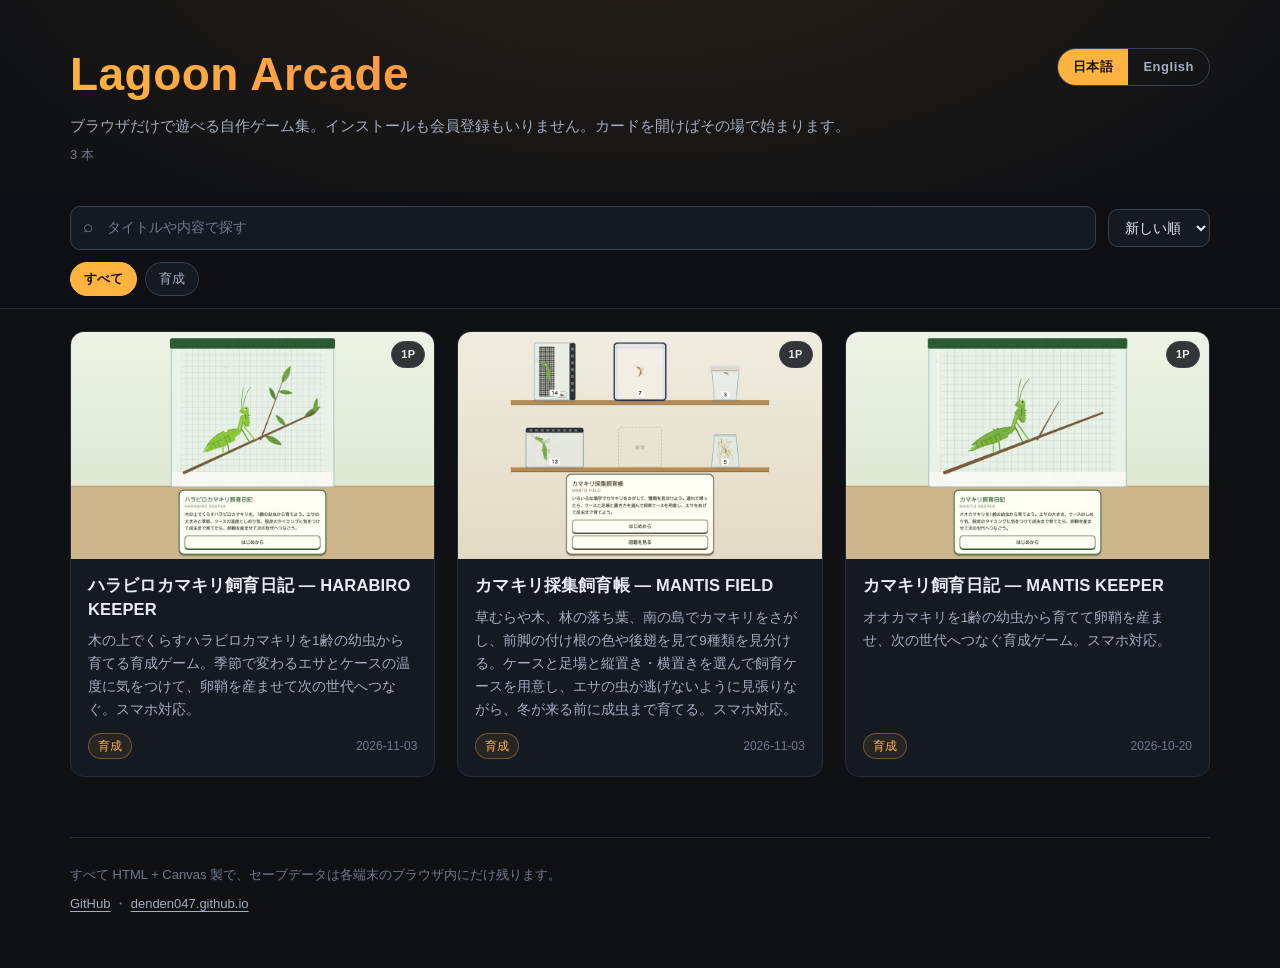
<file: index.html>
<!DOCTYPE html>
<html lang="ja" data-lang="ja">
<head>
<meta charset="UTF-8">
<meta name="viewport" content="width=device-width, initial-scale=1">
<title>Lagoon Arcade</title>
<meta name="description" content="ブラウザだけで遊べる自作ゲーム集。インストール不要、リンクを開けばすぐ始まります。">
<link rel="icon" href="data:image/svg+xml,<svg xmlns='http://www.w3.org/2000/svg' viewBox='0 0 100 100'><text y='.9em' font-size='90'>🕹️</text></svg>">
<style>
:root{
  --bg:#0e1014; --bg2:#151922; --line:#262c38; --line2:#39414f;
  --fg:#e8ecf4; --fg2:#a3adbf; --fg3:#6f7a8d;
  --accent:#ffb340; --accent2:#ff7a4d;
  --radius:14px;
  --font:"Helvetica Neue",Arial,"Hiragino Sans","Hiragino Kaku Gothic ProN","Yu Gothic",Meiryo,system-ui,sans-serif;
}
*{box-sizing:border-box}
html,body{margin:0;padding:0}
body{
  background:var(--bg); color:var(--fg); font-family:var(--font);
  font-size:15px; line-height:1.7; -webkit-font-smoothing:antialiased;
  background-image:radial-gradient(1200px 600px at 50% -10%, rgba(255,179,64,.10), transparent 70%);
}
a{color:inherit}
.wrap{max-width:1180px;margin:0 auto;padding:0 20px}

/* ── header ── */
header{padding:48px 0 26px}
.head-top{display:flex;align-items:flex-start;justify-content:space-between;gap:16px;flex-wrap:wrap}
h1{
  margin:0; font-size:clamp(30px,5.5vw,46px); line-height:1.15; letter-spacing:.01em;
  font-weight:800;
  background:linear-gradient(100deg,var(--accent),var(--accent2));
  -webkit-background-clip:text; background-clip:text; color:transparent;
}
.tagline{margin:12px 0 0;color:var(--fg2);max-width:52em}
.count{margin:6px 0 0;color:var(--fg3);font-size:13px;font-variant-numeric:tabular-nums}

/* ── language switch ── */
.lang{display:inline-flex;border:1px solid var(--line2);border-radius:999px;overflow:hidden;flex:none}
.lang button{
  appearance:none;border:0;background:transparent;color:var(--fg2);
  font:inherit;font-size:13px;font-weight:600;letter-spacing:.04em;
  padding:7px 15px;cursor:pointer;transition:background .15s,color .15s;
}
.lang button:hover{color:var(--fg)}
.lang button[aria-pressed="true"]{background:var(--accent);color:#1a1207}

/* ── toolbar ── */
.toolbar{
  position:sticky;top:0;z-index:10;
  padding:14px 0 12px;margin-bottom:22px;
  background:rgba(14,16,20,.9);backdrop-filter:blur(10px);
  border-bottom:1px solid var(--line);
}
.tools{display:flex;gap:12px;align-items:center;flex-wrap:wrap}
.search{position:relative;flex:1 1 240px;min-width:200px}
.search input{
  width:100%;padding:9px 13px 9px 36px;border-radius:10px;
  border:1px solid var(--line2);background:var(--bg2);color:var(--fg);
  font:inherit;font-size:14px;
}
.search input::placeholder{color:var(--fg3)}
.search input:focus{outline:2px solid var(--accent);outline-offset:1px;border-color:transparent}
.search::before{content:"⌕";position:absolute;left:13px;top:50%;transform:translateY(-52%);color:var(--fg3);font-size:17px}
.sort select{
  padding:9px 12px;border-radius:10px;border:1px solid var(--line2);
  background:var(--bg2);color:var(--fg);font:inherit;font-size:14px;cursor:pointer;
}
.chips{display:flex;gap:8px;flex-wrap:wrap;margin-top:12px}
.chip{
  appearance:none;border:1px solid var(--line2);background:var(--bg2);color:var(--fg2);
  font:inherit;font-size:13px;padding:5px 13px;border-radius:999px;cursor:pointer;
  transition:border-color .15s,color .15s,background .15s;
}
.chip:hover{color:var(--fg);border-color:var(--fg3)}
.chip[aria-pressed="true"]{background:var(--accent);border-color:var(--accent);color:#1a1207;font-weight:600}

/* ── grid ── */
.grid{display:grid;gap:22px;grid-template-columns:repeat(auto-fill,minmax(300px,1fr));padding-bottom:8px}
.card{
  display:flex;flex-direction:column;
  background:var(--bg2);border:1px solid var(--line);border-radius:var(--radius);
  overflow:hidden;text-decoration:none;
  transition:transform .18s ease,border-color .18s ease,box-shadow .18s ease;
}
.card:hover,.card:focus-visible{
  transform:translateY(-3px);border-color:var(--accent);
  box-shadow:0 10px 30px rgba(0,0,0,.45);outline:none;
}
.shot{position:relative;aspect-ratio:16/10;background:#000;overflow:hidden}
.shot img{width:100%;height:100%;object-fit:cover;display:block;transition:transform .3s ease}
.card:hover .shot img{transform:scale(1.04)}
.badge{
  position:absolute;right:9px;top:9px;
  background:rgba(10,12,16,.82);border:1px solid var(--line2);color:var(--fg);
  font-size:11px;font-weight:600;letter-spacing:.03em;
  padding:3px 9px;border-radius:999px;backdrop-filter:blur(4px);
}
.body{padding:15px 17px 17px;display:flex;flex-direction:column;gap:8px;flex:1}
.card h2{margin:0;font-size:16.5px;line-height:1.4;font-weight:700;letter-spacing:.01em}
.card p{margin:0;color:var(--fg2);font-size:13.5px;line-height:1.72;flex:1}
.meta{display:flex;align-items:center;gap:9px;color:var(--fg3);font-size:12px;padding-top:3px}
.genre{
  color:var(--accent);border:1px solid rgba(255,179,64,.35);
  background:rgba(255,179,64,.08);border-radius:999px;padding:2px 9px;
}
.date{font-variant-numeric:tabular-nums;margin-left:auto}

.empty{padding:60px 0;text-align:center;color:var(--fg3)}

/* ── footer ── */
footer{
  margin-top:52px;padding:26px 0 46px;border-top:1px solid var(--line);
  color:var(--fg3);font-size:13px;
}
footer a{color:var(--fg2);text-decoration:underline;text-underline-offset:3px}
footer a:hover{color:var(--accent)}
footer p{margin:0 0 7px}

/* ── language visibility ── */
[data-lang="ja"] .en,[data-lang="en"] .ja{display:none}

@media (max-width:600px){
  header{padding:32px 0 20px}
  .grid{gap:16px;grid-template-columns:repeat(auto-fill,minmax(260px,1fr))}
}
@media (prefers-reduced-motion:reduce){
  *{transition:none!important}
}
</style>
</head>
<body>

<div class="wrap">
  <header>
    <div class="head-top">
      <div>
        <h1>Lagoon Arcade</h1>
        <p class="tagline">
          <span class="ja">ブラウザだけで遊べる自作ゲーム集。インストールも会員登録もいりません。カードを開けばその場で始まります。</span>
          <span class="en">Browser games, all homemade. No install, no sign-up — open a card and it starts right there.</span>
        </p>
        <p class="count" id="count"></p>
      </div>
      <div class="lang" role="group" aria-label="Language">
        <button type="button" data-lang-btn="ja" aria-pressed="true">日本語</button>
        <button type="button" data-lang-btn="en" aria-pressed="false">English</button>
      </div>
    </div>
  </header>
</div>

<div class="toolbar">
  <div class="wrap">
    <div class="tools">
      <div class="search">
        <input type="search" id="q" autocomplete="off"
               data-ph-ja="タイトルや内容で探す" data-ph-en="Search by title or description"
               aria-label="Search">
      </div>
      <div class="sort">
        <select id="sort" aria-label="Sort">
          <option value="new"><span></span></option>
          <option value="name"></option>
        </select>
      </div>
    </div>
    <div class="chips" id="chips" role="group" aria-label="Genre filter"></div>
  </div>
</div>

<div class="wrap">
  <main>
    <div class="grid" id="grid"></div>
    <p class="empty" id="empty" hidden>
      <span class="ja">条件に合うゲームがありません。</span>
      <span class="en">No games match your filters.</span>
    </p>
  </main>

  <footer>
    <p>
      <span class="ja">すべて HTML + Canvas 製で、セーブデータは各端末のブラウザ内にだけ残ります。</span>
      <span class="en">Everything is plain HTML + Canvas; save data stays in your own browser.</span>
    </p>
    <p>
      <a href="https://github.com/DenDen047/lagoon-arcade">GitHub</a>
      ・
      <a href="https://denden047.github.io/">denden047.github.io</a>
    </p>
  </footer>
</div>

<script src="games.js"></script>
<script>
(function () {
  'use strict';

  var UI = {
    ja: { all: 'すべて', new: '新しい順', name: '名前順', count: function (n, t) { return n === t ? t + ' 本' : n + ' / ' + t + ' 本'; } },
    en: { all: 'All',   new: 'Newest',   name: 'A–Z',    count: function (n, t) { return n === t ? t + ' games' : n + ' of ' + t + ' games'; } }
  };

  var grid   = document.getElementById('grid');
  var empty  = document.getElementById('empty');
  var chips  = document.getElementById('chips');
  var qInput = document.getElementById('q');
  var sortEl = document.getElementById('sort');
  var countEl = document.getElementById('count');

  var lang = 'ja';
  var genre = 'all';

  // ── language ───────────────────────────────────────────────
  function initLang() {
    var stored = null;
    try { stored = localStorage.getItem('lagoon-arcade-lang'); } catch (e) {}
    var param = new URLSearchParams(location.search).get('lang');
    setLang(param === 'en' || param === 'ja' ? param : (stored || 'ja'), false);
  }

  function setLang(next, persist) {
    lang = next === 'en' ? 'en' : 'ja';
    document.documentElement.setAttribute('data-lang', lang);
    document.documentElement.setAttribute('lang', lang);
    document.querySelectorAll('[data-lang-btn]').forEach(function (b) {
      b.setAttribute('aria-pressed', String(b.dataset.langBtn === lang));
    });
    qInput.placeholder = qInput.getAttribute('data-ph-' + lang);
    sortEl.options[0].textContent = UI[lang].new;
    sortEl.options[1].textContent = UI[lang].name;
    if (persist !== false) { try { localStorage.setItem('lagoon-arcade-lang', lang); } catch (e) {} }
    renderChips();
    render();
  }

  // ── filters ────────────────────────────────────────────────
  function renderChips() {
    chips.innerHTML = '';
    var list = [{ id: 'all', ja: UI.ja.all, en: UI.en.all }].concat(GENRES);
    list.forEach(function (g) {
      var b = document.createElement('button');
      b.type = 'button';
      b.className = 'chip';
      b.textContent = g[lang];
      b.setAttribute('aria-pressed', String(g.id === genre));
      b.addEventListener('click', function () { genre = g.id; renderChips(); render(); });
      chips.appendChild(b);
    });
  }

  function visible() {
    var q = qInput.value.trim().toLowerCase();
    var list = GAMES.filter(function (g) {
      if (genre !== 'all' && g.genre !== genre) return false;
      if (!q) return true;
      var t = (g.ja.title + ' ' + g.ja.desc + ' ' + g.en.title + ' ' + g.en.desc + ' ' + g.slug).toLowerCase();
      return t.indexOf(q) !== -1;
    });
    if (sortEl.value === 'name') {
      list = list.slice().sort(function (a, b) {
        return a[lang].title.localeCompare(b[lang].title, lang);
      });
    } else {
      list = list.slice().sort(function (a, b) { return a.date < b.date ? 1 : a.date > b.date ? -1 : 0; });
    }
    return list;
  }

  // ── render ─────────────────────────────────────────────────
  function render() {
    var list = visible();
    grid.innerHTML = '';
    list.forEach(function (g) {
      var genreLabel = (GENRES.filter(function (x) { return x.id === g.genre; })[0] || {})[lang] || g.genre;
      var players = (lang === 'en' && g.players_en) ? g.players_en : g.players;

      var a = document.createElement('a');
      a.className = 'card';
      a.href = 'games/' + g.slug + '/';

      var shot = document.createElement('div');
      shot.className = 'shot';
      var img = document.createElement('img');
      img.src = 'assets/thumbs/' + g.slug + '.jpg';
      img.alt = g[lang].title;
      img.loading = 'lazy';
      img.width = 960; img.height = 600;
      shot.appendChild(img);
      var badge = document.createElement('span');
      badge.className = 'badge';
      badge.textContent = players;
      shot.appendChild(badge);

      var body = document.createElement('div');
      body.className = 'body';
      var h = document.createElement('h2');
      h.textContent = g[lang].title;
      var p = document.createElement('p');
      p.textContent = g[lang].desc;
      var meta = document.createElement('div');
      meta.className = 'meta';
      var ge = document.createElement('span');
      ge.className = 'genre';
      ge.textContent = genreLabel;
      var de = document.createElement('span');
      de.className = 'date';
      de.textContent = g.date;
      meta.appendChild(ge); meta.appendChild(de);
      body.appendChild(h); body.appendChild(p); body.appendChild(meta);

      a.appendChild(shot); a.appendChild(body);
      grid.appendChild(a);
    });

    empty.hidden = list.length > 0;
    countEl.textContent = UI[lang].count(list.length, GAMES.length);
  }

  // ── wire up ────────────────────────────────────────────────
  document.querySelectorAll('[data-lang-btn]').forEach(function (b) {
    b.addEventListener('click', function () { setLang(b.dataset.langBtn); });
  });
  qInput.addEventListener('input', render);
  sortEl.addEventListener('change', render);

  initLang();
})();
</script>
</body>
</html>
</file>
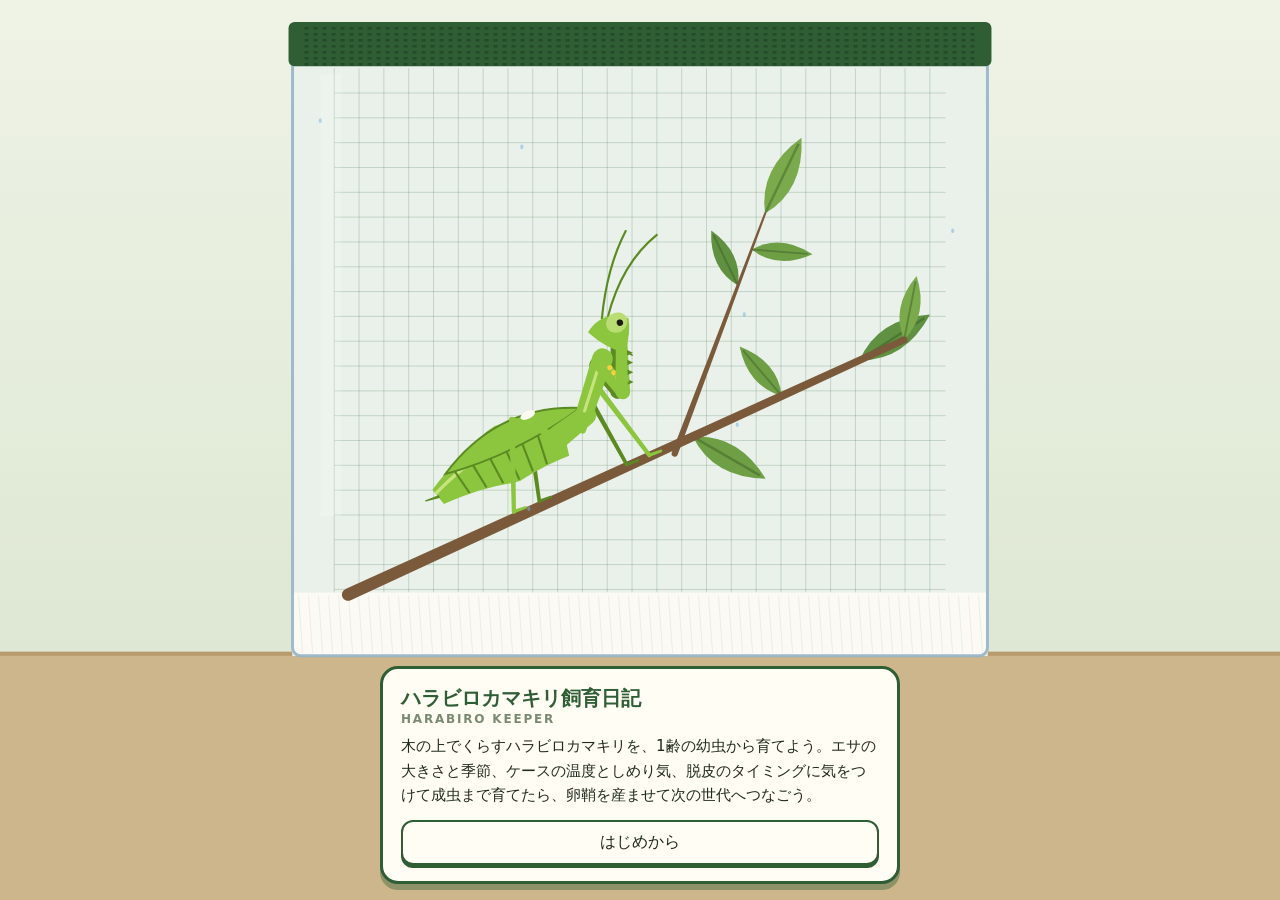
<file: games/harabiro-keeper/index.html>
<!DOCTYPE html>
<html lang="ja">
<head>
<meta charset="UTF-8" />
<meta name="viewport" content="width=device-width, initial-scale=1.0, maximum-scale=1.0, user-scalable=no, viewport-fit=cover" />
<meta name="theme-color" content="#2f5d34" />
<title>ハラビロカマキリ飼育日記 ― HARABIRO KEEPER</title>
<link rel="icon" href="data:image/svg+xml,<svg xmlns='http://www.w3.org/2000/svg' viewBox='0 0 100 100'><text y='.9em' font-size='90'>🌿</text></svg>" />
<link rel="stylesheet" href="style.css" />
</head>
<body>
<canvas id="view"></canvas>

<!-- ふだんの画面 (ケースのお世話) -->
<div id="hud" class="hidden">
  <header id="top" class="panel">
    <div class="row">
      <b id="mName"></b><span id="mStage" class="chip"></span><span id="mSex" class="chip"></span>
      <span class="spacer"></span><span id="mDate"></span>
    </div>
    <div id="gauges">
      <div class="gauge" id="gHunger"><span>おなか</span><i><b></b></i></div>
      <div class="gauge" id="gMoist"><span>しめり気</span><i><em class="band"></em><b></b></i></div>
      <div class="gauge" id="gClean"><span>きれいさ</span><i><b></b></i></div>
      <div class="gauge" id="gHealth"><span>げんき</span><i><b></b></i></div>
      <div class="gauge wide" id="gTemp"><span>温度</span><i><em class="band"></em><b></b></i><small id="tempText"></small></div>
    </div>
  </header>
  <div id="log" class="panel"></div>
  <nav id="actions">
    <button data-act="feed"><span>🦗</span><small>エサ</small></button>
    <button data-act="mist"><span>💧</span><small>霧吹き</small></button>
    <button data-act="clean"><span>🧻</span><small>そうじ</small></button>
    <button data-act="place"><span>🌡️</span><small>置き場所</small></button>
    <button data-act="look"><span>🔍</span><small>観察</small></button>
    <button data-act="mate" class="pink hidden"><span>💕</span><small id="mateLabel"></small></button>
    <button data-act="watch" class="hidden"><span>🍂</span><small>見守る</small></button>
    <button data-act="next" class="next"><span>▶</span><small>3日すすめる</small></button>
  </nav>
</div>

<!-- 狩りの画面 -->
<div id="hunt" class="hidden">
  <div id="huntInfo" class="panel"></div>
  <nav id="huntBtns">
    <button id="huntQuit">やめる</button>
    <button id="mateNow" class="pink hidden">今だ！オスを入れる</button>
    <button id="strikeBtn">カマ！</button>
  </nav>
</div>

<div id="modal" class="hidden"><div class="card" id="modalCard"></div></div>

<script src="data.js"></script>
<script src="art.js"></script>
<script src="main.js"></script>
</body>
</html>
</file>
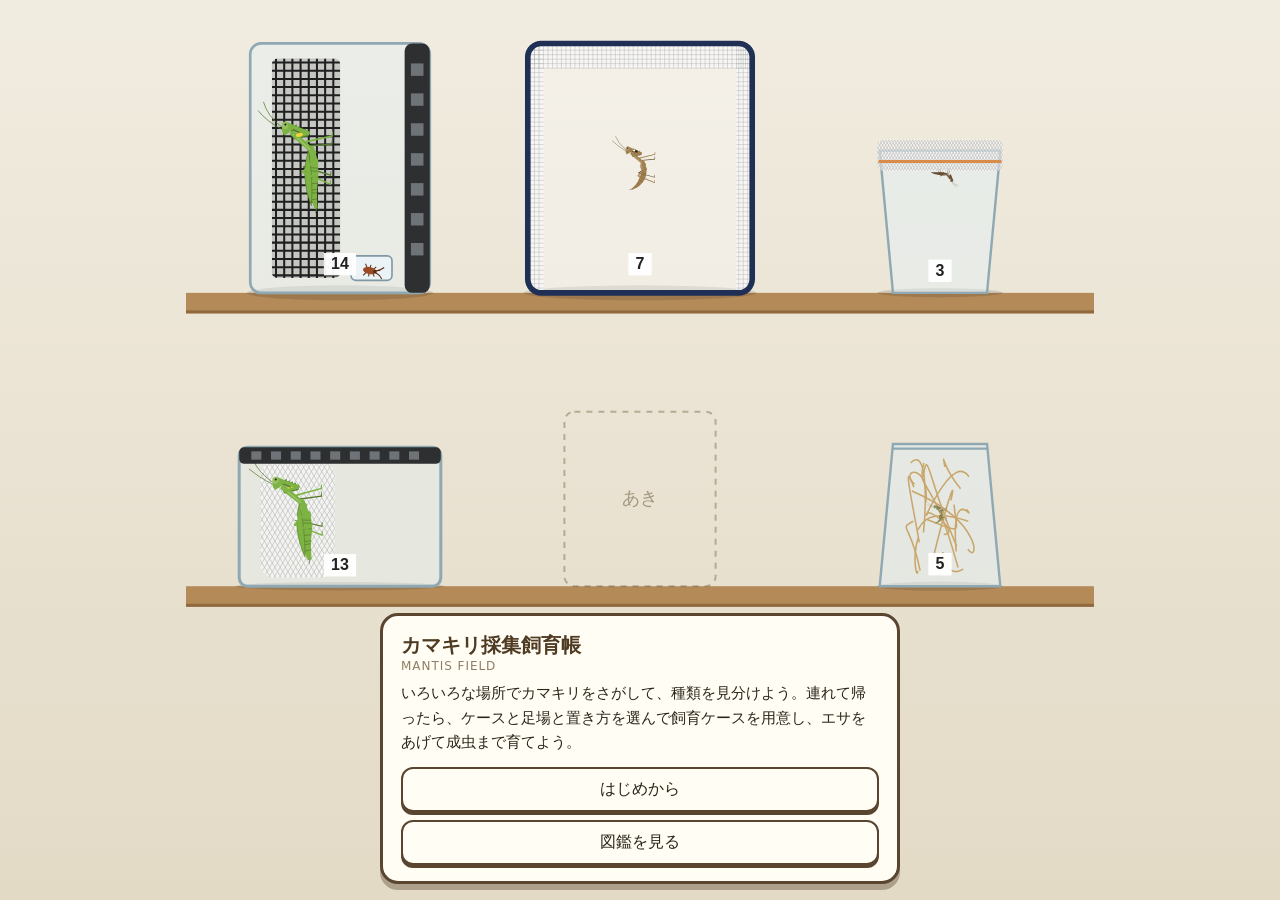
<file: games/mantis-field/index.html>
<!DOCTYPE html>
<html lang="ja">
<head>
<meta charset="UTF-8" />
<meta name="viewport" content="width=device-width, initial-scale=1.0, maximum-scale=1.0, user-scalable=no, viewport-fit=cover" />
<meta name="theme-color" content="#5a4630" />
<title>カマキリ採集飼育帳 ― MANTIS FIELD</title>
<link rel="icon" href="data:image/svg+xml,<svg xmlns='http://www.w3.org/2000/svg' viewBox='0 0 100 100'><text y='.9em' font-size='90'>🔎</text></svg>" />
<link rel="stylesheet" href="style.css" />
</head>
<body>
<canvas id="view"></canvas>

<!-- ふだんの画面 (ケースの棚) -->
<div id="hud" class="hidden">
  <header id="top" class="panel">
    <div class="row">
      <b id="mDate"></b><span class="spacer"></span>
      <span id="mStars" class="chip"></span><span id="mEggs" class="chip hidden"></span>
    </div>
    <p class="hint">ケースをタップすると、中のようすを見られる</p>
  </header>
  <div id="log" class="panel"></div>
  <nav id="actions">
    <button data-act="search"><span>🔎</span><small>さがしに行く</small></button>
    <button data-act="feed"><span>🦗</span><small>エサをあげる</small></button>
    <button data-act="dex"><span>📖</span><small>図鑑</small></button>
    <button data-act="next" class="next"><span>▶</span><small>1週間すすめる</small></button>
  </nav>
</div>

<!-- さがしに行った先 -->
<div id="fieldUI" class="hidden">
  <div id="fieldInfo" class="panel"></div>
  <nav id="fieldBtns"></nav>
</div>

<div id="modal" class="hidden"><div class="card" id="modalCard"></div></div>

<script src="data.js"></script>
<script src="art.js"></script>
<script src="main.js"></script>
</body>
</html>
</file>
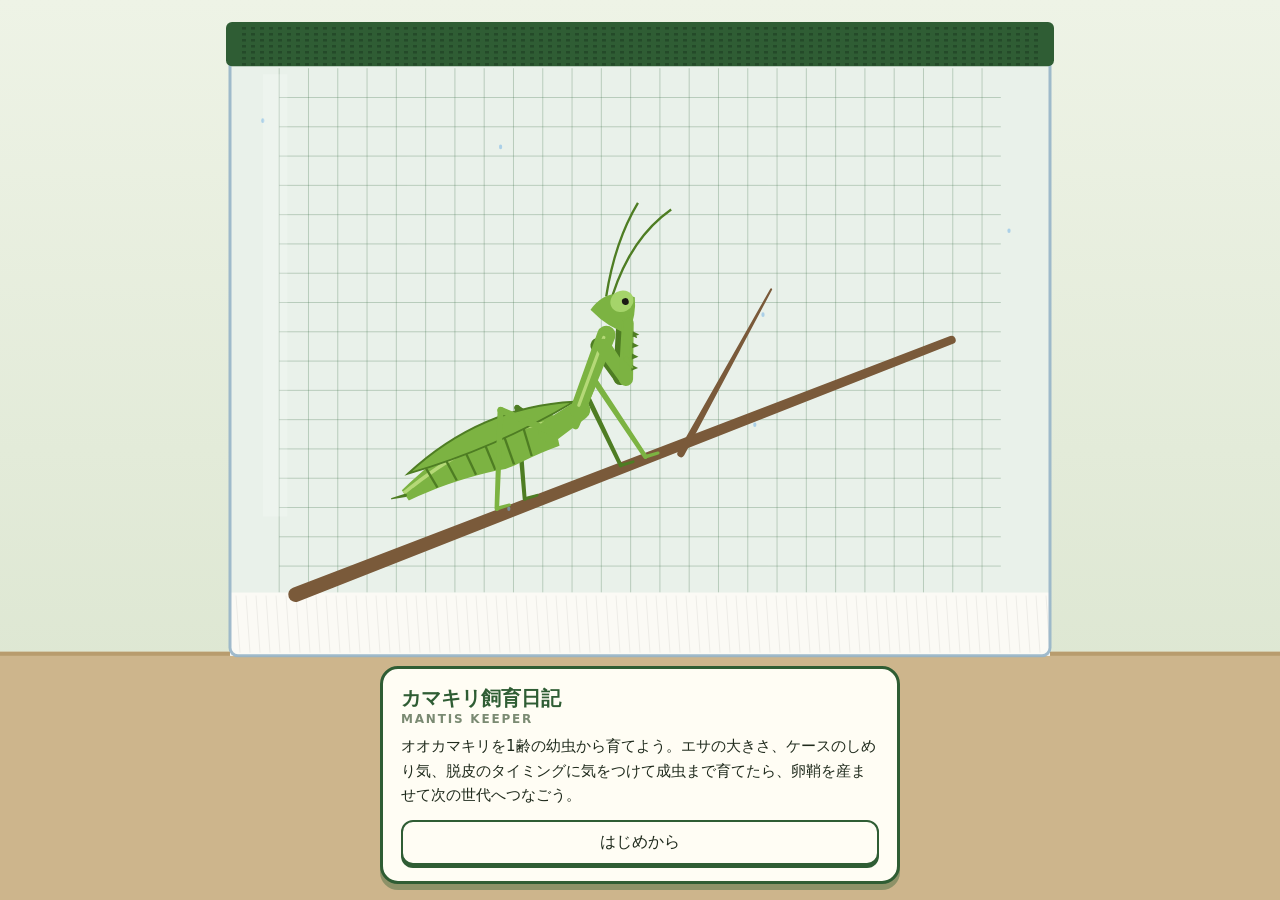
<file: games/mantis-keeper/index.html>
<!DOCTYPE html>
<html lang="ja">
<head>
<meta charset="UTF-8" />
<meta name="viewport" content="width=device-width, initial-scale=1.0, maximum-scale=1.0, user-scalable=no, viewport-fit=cover" />
<meta name="theme-color" content="#2f5d34" />
<title>カマキリ飼育日記 ― MANTIS KEEPER</title>
<link rel="icon" href="data:image/svg+xml,<svg xmlns='http://www.w3.org/2000/svg' viewBox='0 0 100 100'><text y='.9em' font-size='90'>🌿</text></svg>" />
<link rel="stylesheet" href="style.css" />
</head>
<body>
<canvas id="view"></canvas>

<!-- ふだんの画面 (ケースのお世話) -->
<div id="hud" class="hidden">
  <header id="top" class="panel">
    <div class="row">
      <b id="mName"></b><span id="mStage" class="chip"></span><span id="mSex" class="chip"></span>
      <span class="spacer"></span><span id="mDate"></span>
    </div>
    <div id="gauges">
      <div class="gauge" id="gHunger"><span>おなか</span><i><b></b></i></div>
      <div class="gauge" id="gMoist"><span>しめり気</span><i><em class="band"></em><b></b></i></div>
      <div class="gauge" id="gClean"><span>きれいさ</span><i><b></b></i></div>
      <div class="gauge" id="gHealth"><span>げんき</span><i><b></b></i></div>
    </div>
  </header>
  <div id="log" class="panel"></div>
  <nav id="actions">
    <button data-act="feed"><span>🦗</span><small>エサ</small></button>
    <button data-act="mist"><span>💧</span><small>霧吹き</small></button>
    <button data-act="clean"><span>🧻</span><small>そうじ</small></button>
    <button data-act="look"><span>🔍</span><small>観察</small></button>
    <button data-act="mate" class="pink hidden"><span>💕</span><small id="mateLabel"></small></button>
    <button data-act="watch" class="hidden"><span>🍂</span><small>見守る</small></button>
    <button data-act="next" class="next"><span>▶</span><small>3日すすめる</small></button>
  </nav>
</div>

<!-- 狩りの画面 -->
<div id="hunt" class="hidden">
  <div id="huntInfo" class="panel"></div>
  <nav id="huntBtns">
    <button id="huntQuit">やめる</button>
    <button id="mateNow" class="pink hidden">今だ！オスを入れる</button>
    <button id="strikeBtn">カマ！</button>
  </nav>
</div>

<div id="modal" class="hidden"><div class="card" id="modalCard"></div></div>

<script src="data.js"></script>
<script src="art.js"></script>
<script src="main.js"></script>
</body>
</html>
</file>
<file: games/harabiro-keeper/style.css>
* { box-sizing: border-box; }
html, body {
  margin: 0; height: 100%; overflow: hidden;
  background: #dfe8d6; color: #1f2a1c;
  font-family: "Hiragino Maru Gothic ProN", "Hiragino Sans", "Noto Sans JP", system-ui, sans-serif;
  -webkit-user-select: none; user-select: none; -webkit-tap-highlight-color: transparent;
}
canvas#view { position: fixed; inset: 0; display: block; touch-action: none; }
.hidden { display: none !important; }

.panel {
  background: rgba(255, 255, 252, 0.9);
  border: 2px solid #2f5d34; border-radius: 14px;
  box-shadow: 0 3px 0 rgba(47, 93, 52, 0.35);
}
button {
  font: inherit; color: inherit; cursor: pointer;
  background: #fffdf4; border: 2px solid #2f5d34; border-radius: 12px;
  box-shadow: 0 3px 0 #2f5d34; padding: 8px 12px;
}
button:active { transform: translateY(2px); box-shadow: 0 1px 0 #2f5d34; }
button.pink { background: #ffe3ec; border-color: #b5476a; box-shadow: 0 3px 0 #b5476a; }
button.next { background: #2f5d34; color: #fff; }
button:disabled { opacity: 0.45; cursor: default; }

/* 上の帯 */
#top {
  position: fixed; left: 50%; transform: translateX(-50%);
  top: calc(8px + env(safe-area-inset-top)); width: min(720px, calc(100% - 16px));
  padding: 8px 12px 10px;
}
#top .row { display: flex; align-items: center; gap: 6px; flex-wrap: wrap; font-size: 15px; }
#top .row b { font-size: 18px; }
#top .spacer { flex: 1; }
#mDate { font-size: 13px; color: #45573f; }
.chip { font-size: 12px; padding: 1px 8px; border-radius: 99px; background: #e4efd9; border: 1px solid #a8c497; }
#gauges { display: grid; grid-template-columns: 1fr 1fr; gap: 4px 14px; margin-top: 6px; }
.gauge { display: flex; align-items: center; gap: 6px; font-size: 12px; }
.gauge span { width: 4.6em; flex: none; }
.gauge i { position: relative; flex: 1; height: 10px; border-radius: 99px; background: #e5e9df; overflow: hidden; border: 1px solid #c3cdb9; }
.gauge b { position: absolute; left: 0; top: 0; bottom: 0; border-radius: 99px; transition: width 0.3s; }
.gauge .band { position: absolute; top: 0; bottom: 0; left: 35%; right: 15%; background: rgba(80, 150, 220, 0.18); }
.gauge.wide { grid-column: 1 / -1; }
#gTemp .band { left: var(--good-lo); right: var(--good-hi); background: rgba(92, 184, 92, 0.22); }
#gTemp small { flex: none; min-width: 9.5em; font-size: 12px; color: #45573f; text-align: right; }
#gHunger b { background: #f0a030; }
#gMoist b { background: #4a90d9; }
#gClean b { background: #4fb3a2; }
#gHealth b { background: #5cb85c; }
.gauge.low b { background: #d9534f !important; animation: blink 0.9s infinite; }
@keyframes blink { 50% { opacity: 0.4; } }

/* お知らせ */
#log {
  position: fixed; left: 50%; transform: translateX(-50%);
  bottom: calc(86px + env(safe-area-inset-bottom)); width: min(720px, calc(100% - 16px));
  padding: 6px 12px; font-size: 13px; line-height: 1.5; height: 92px; overflow: hidden;
  display: flex; flex-direction: column; justify-content: flex-end;
  -webkit-mask-image: linear-gradient(to bottom, transparent 0, #000 28px);
  mask-image: linear-gradient(to bottom, transparent 0, #000 28px);
}
#log p { margin: 2px 0; color: #66735f; }
#log p:last-child { color: #1f2a1c; font-weight: bold; }

/* 下のボタン */
#actions, #huntBtns {
  position: fixed; left: 50%; transform: translateX(-50%);
  bottom: calc(10px + env(safe-area-inset-bottom)); width: min(720px, calc(100% - 16px));
  display: flex; gap: 6px;
}
#actions button { flex: 1; min-width: 0; padding: 6px 2px; display: flex; flex-direction: column; align-items: center; gap: 1px; }
#actions button span { font-size: 22px; line-height: 1.1; }
#actions button small { font-size: 11px; white-space: nowrap; }
#actions button.next { flex: 1.5; }

#huntInfo {
  position: fixed; left: 50%; transform: translateX(-50%);
  top: calc(8px + env(safe-area-inset-top)); width: min(720px, calc(100% - 16px));
  padding: 8px 12px; font-size: 14px; line-height: 1.5; text-align: center;
}
#huntInfo .big { font-size: 20px; font-weight: bold; color: #b5476a; }
#huntBtns button { font-size: 16px; padding: 12px 8px; }
#huntQuit { flex: 1; }
#mateNow { flex: 2; }
#strikeBtn { flex: 2; font-size: 20px !important; font-weight: bold; background: #ffe7a8; }

/* ダイアログ */
#modal {
  position: fixed; inset: 0; display: flex; align-items: center; justify-content: center;
  background: rgba(20, 35, 20, 0.35); padding: 16px;
}
#modal.low { align-items: flex-end; background: transparent; }
.card {
  width: min(520px, 100%); max-height: calc(100vh - 32px); overflow: auto;
  background: #fffdf4; border: 3px solid #2f5d34; border-radius: 18px; padding: 16px 18px;
  box-shadow: 0 6px 0 rgba(47, 93, 52, 0.4);
}
.card h2 { margin: 0 0 8px; font-size: 20px; color: #2f5d34; }
.card h2 small { display: block; font-size: 12px; color: #7a8a72; letter-spacing: 0.15em; }
.card p { margin: 6px 0; line-height: 1.65; font-size: 15px; }
.card p.sub { font-size: 13px; color: #5d6b57; background: #eef4e7; border-radius: 10px; padding: 6px 10px; }
.card .btns { display: flex; flex-direction: column; gap: 8px; margin-top: 12px; }
.card .btns button { font-size: 16px; padding: 10px; }
.card canvas { display: block; margin: 6px auto; max-width: 100%; }
.card input[type=text] {
  font: inherit; font-size: 18px; width: 100%; padding: 8px 10px;
  border: 2px solid #2f5d34; border-radius: 10px; background: #fff;
}
.card .ideas { display: flex; flex-wrap: wrap; gap: 6px; margin-top: 8px; }
.card .ideas button { font-size: 13px; padding: 4px 10px; box-shadow: 0 2px 0 #2f5d34; }
.card .grid5 { display: grid; grid-template-columns: repeat(5, 1fr); gap: 6px; }
.preyList { display: flex; flex-direction: column; gap: 6px; margin-top: 8px; }
.preyList button { display: flex; align-items: center; gap: 10px; text-align: left; padding: 6px 10px; }
.preyList canvas { margin: 0; flex: none; }
.preyList b { display: block; font-size: 15px; }
.preyList small { color: #5d6b57; font-size: 12px; }
.preyList button.here { background: #e4efd9; }
.preyList .ico { font-size: 26px; width: 48px; text-align: center; flex: none; }
.card h3 { margin: 14px 0 4px; font-size: 15px; color: #2f5d34; }
.tree canvas { margin: 0; }
</file>
<file: games/mantis-field/style.css>
* { box-sizing: border-box; }
html, body {
  margin: 0; height: 100%; overflow: hidden;
  background: #ece5d6; color: #2b2418;
  font-family: "Hiragino Maru Gothic ProN", "Hiragino Sans", "Noto Sans JP", system-ui, sans-serif;
  -webkit-user-select: none; user-select: none; -webkit-tap-highlight-color: transparent;
}
canvas#view { position: fixed; inset: 0; display: block; touch-action: none; }
.hidden { display: none !important; }

.panel {
  background: rgba(255, 253, 246, 0.92);
  border: 2px solid #5a4630; border-radius: 14px;
  box-shadow: 0 3px 0 rgba(90, 70, 48, 0.35);
}
button {
  font: inherit; color: inherit; cursor: pointer;
  background: #fffdf4; border: 2px solid #5a4630; border-radius: 12px;
  box-shadow: 0 3px 0 #5a4630; padding: 8px 12px;
}
button:active { transform: translateY(2px); box-shadow: 0 1px 0 #5a4630; }
button.next { background: #4f7a35; border-color: #36552a; box-shadow: 0 3px 0 #36552a; color: #fff; }
button:disabled { opacity: 0.45; cursor: default; }
button[aria-pressed="true"] { background: #ffe7a8; border-color: #b07a1c; box-shadow: 0 3px 0 #b07a1c; font-weight: bold; }

/* 上の帯 */
#top {
  position: fixed; left: 50%; transform: translateX(-50%);
  top: calc(8px + env(safe-area-inset-top)); width: min(720px, calc(100% - 16px));
  padding: 8px 12px;
}
#top .row { display: flex; align-items: center; gap: 6px; flex-wrap: wrap; font-size: 15px; }
#top .row b { font-size: 17px; }
#top .spacer { flex: 1; }
#top .hint { margin: 2px 0 0; font-size: 12px; color: #7a6a52; }
.chip { font-size: 12px; padding: 1px 8px; border-radius: 99px; background: #f6ecd2; border: 1px solid #d3bd8b; }

/* お知らせ */
#log {
  position: fixed; left: 50%; transform: translateX(-50%);
  bottom: calc(86px + env(safe-area-inset-bottom)); width: min(720px, calc(100% - 16px));
  padding: 6px 12px; font-size: 13px; line-height: 1.5; height: 72px; overflow: hidden;
  display: flex; flex-direction: column; justify-content: flex-end;
  -webkit-mask-image: linear-gradient(to bottom, transparent 0, #000 22px);
  mask-image: linear-gradient(to bottom, transparent 0, #000 22px);
}
#log p { margin: 2px 0; color: #7a6a52; }
#log p:last-child { color: #2b2418; font-weight: bold; }

/* 下のボタン */
#actions, #fieldBtns {
  position: fixed; left: 50%; transform: translateX(-50%);
  bottom: calc(10px + env(safe-area-inset-bottom)); width: min(720px, calc(100% - 16px));
  display: flex; gap: 6px;
}
#actions button { flex: 1; min-width: 0; padding: 6px 2px; display: flex; flex-direction: column; align-items: center; gap: 1px; }
#actions button span { font-size: 22px; line-height: 1.1; }
#actions button small { font-size: 12px; white-space: nowrap; }
#actions button.next { flex: 1.4; }
#actions button.due { background: #ffe7a8; border-color: #b07a1c; box-shadow: 0 3px 0 #b07a1c; }
#fieldBtns button { flex: 1; font-size: 17px; padding: 12px 8px; }

#fieldInfo {
  position: fixed; left: 50%; transform: translateX(-50%);
  top: calc(8px + env(safe-area-inset-top)); width: min(720px, calc(100% - 16px));
  padding: 8px 12px; font-size: 15px; line-height: 1.55; text-align: center;
}
#fieldInfo small { color: #7a6a52; }
.big { font-size: 19px; font-weight: bold; color: #8a4b1c; }

/* ダイアログ */
#modal {
  position: fixed; inset: 0; display: flex; align-items: center; justify-content: center;
  background: rgba(40, 30, 15, 0.35); padding: 16px;
}
#modal.low { align-items: flex-end; background: transparent; }
.card {
  width: min(520px, 100%); max-height: calc(100vh - 32px); max-height: calc(100dvh - 32px); overflow: auto;
  background: #fffdf4; border: 3px solid #5a4630; border-radius: 18px; padding: 16px 18px;
  box-shadow: 0 6px 0 rgba(90, 70, 48, 0.4);
  -webkit-user-select: text; user-select: text;
}
.card h2 { margin: 0 0 8px; font-size: 20px; color: #4f3a22; }
.card h2 small { display: block; font-size: 12px; color: #8f7e63; letter-spacing: 0.08em; font-weight: normal; }
.card h3 { margin: 12px 0 4px; font-size: 15px; color: #4f3a22; }
.card p { margin: 6px 0; line-height: 1.65; font-size: 15px; }
.card p.sub { font-size: 13px; color: #6a5a40; background: #f6efdc; border-radius: 10px; padding: 6px 10px; }
.card ul { margin: 4px 0; padding-left: 1.3em; font-size: 14px; line-height: 1.6; }
.card .btns { display: flex; flex-direction: column; gap: 8px; margin-top: 12px; }
.card .btns button { font-size: 16px; padding: 10px; }
.card canvas { display: block; margin: 0 auto; max-width: 100%; border-radius: 10px; }
.panelBox { margin: 6px 0; }

/* さがす場所 */
.placeList { display: flex; flex-direction: column; gap: 6px; }
.placeList button { text-align: left; padding: 7px 12px; }
.placeList b { display: block; font-size: 15px; }
.placeList small { color: #7a6a52; font-size: 12px; }

/* 見分ける */
.tabs { display: flex; flex-wrap: wrap; gap: 5px; }
.tabs button { font-size: 13px; padding: 4px 9px; box-shadow: 0 2px 0 #5a4630; }
.feat { background: #eef4e4; border-radius: 10px; padding: 6px 10px; font-weight: bold; color: #35502a; min-height: 2.6em; }
.choices { display: grid; grid-template-columns: 1fr 1fr; gap: 6px; }
.choices button { font-size: 14px; padding: 8px 6px; }

/* ケースを用意する */
.optGroup h3 { margin: 10px 0 4px; }
.optBtns { display: flex; flex-wrap: wrap; gap: 5px; }
.optBtns button { font-size: 13px; padding: 5px 10px; box-shadow: 0 2px 0 #5a4630; }
.optGroup p.sub { margin-top: 6px; }

/* 図鑑 */
.dex details, .dexCare details { border-bottom: 1px solid #eadfc4; padding: 4px 0; }
.dex summary, .dexCare summary { cursor: pointer; font-size: 15px; padding: 4px 0; }
.dex summary small { color: #8f7e63; font-size: 12px; }
.mk { display: inline-block; min-width: 2.2em; color: #c48a12; }
.dexEggs p { font-size: 14px; }
.card .btns.sticky { position: sticky; bottom: -16px; margin: 12px -18px -16px; padding: 10px 18px 14px; background: #fffdf4; border-top: 1px solid #eadfc4; }
</file>
<file: games/mantis-keeper/style.css>
* { box-sizing: border-box; }
html, body {
  margin: 0; height: 100%; overflow: hidden;
  background: #dfe8d6; color: #1f2a1c;
  font-family: "Hiragino Maru Gothic ProN", "Hiragino Sans", "Noto Sans JP", system-ui, sans-serif;
  -webkit-user-select: none; user-select: none; -webkit-tap-highlight-color: transparent;
}
canvas#view { position: fixed; inset: 0; display: block; touch-action: none; }
.hidden { display: none !important; }

.panel {
  background: rgba(255, 255, 252, 0.9);
  border: 2px solid #2f5d34; border-radius: 14px;
  box-shadow: 0 3px 0 rgba(47, 93, 52, 0.35);
}
button {
  font: inherit; color: inherit; cursor: pointer;
  background: #fffdf4; border: 2px solid #2f5d34; border-radius: 12px;
  box-shadow: 0 3px 0 #2f5d34; padding: 8px 12px;
}
button:active { transform: translateY(2px); box-shadow: 0 1px 0 #2f5d34; }
button.pink { background: #ffe3ec; border-color: #b5476a; box-shadow: 0 3px 0 #b5476a; }
button.next { background: #2f5d34; color: #fff; }
button:disabled { opacity: 0.45; cursor: default; }

/* 上の帯 */
#top {
  position: fixed; left: 50%; transform: translateX(-50%);
  top: calc(8px + env(safe-area-inset-top)); width: min(720px, calc(100% - 16px));
  padding: 8px 12px 10px;
}
#top .row { display: flex; align-items: center; gap: 6px; flex-wrap: wrap; font-size: 15px; }
#top .row b { font-size: 18px; }
#top .spacer { flex: 1; }
#mDate { font-size: 13px; color: #45573f; }
.chip { font-size: 12px; padding: 1px 8px; border-radius: 99px; background: #e4efd9; border: 1px solid #a8c497; }
#gauges { display: grid; grid-template-columns: 1fr 1fr; gap: 4px 14px; margin-top: 6px; }
.gauge { display: flex; align-items: center; gap: 6px; font-size: 12px; }
.gauge span { width: 4.6em; flex: none; }
.gauge i { position: relative; flex: 1; height: 10px; border-radius: 99px; background: #e5e9df; overflow: hidden; border: 1px solid #c3cdb9; }
.gauge b { position: absolute; left: 0; top: 0; bottom: 0; border-radius: 99px; transition: width 0.3s; }
.gauge .band { position: absolute; top: 0; bottom: 0; left: 35%; right: 15%; background: rgba(80, 150, 220, 0.18); }
#gHunger b { background: #f0a030; }
#gMoist b { background: #4a90d9; }
#gClean b { background: #4fb3a2; }
#gHealth b { background: #5cb85c; }
.gauge.low b { background: #d9534f !important; animation: blink 0.9s infinite; }
@keyframes blink { 50% { opacity: 0.4; } }

/* お知らせ */
#log {
  position: fixed; left: 50%; transform: translateX(-50%);
  bottom: calc(86px + env(safe-area-inset-bottom)); width: min(720px, calc(100% - 16px));
  padding: 6px 12px; font-size: 13px; line-height: 1.5; height: 92px; overflow: hidden;
  display: flex; flex-direction: column; justify-content: flex-end;
  -webkit-mask-image: linear-gradient(to bottom, transparent 0, #000 28px);
  mask-image: linear-gradient(to bottom, transparent 0, #000 28px);
}
#log p { margin: 2px 0; color: #66735f; }
#log p:last-child { color: #1f2a1c; font-weight: bold; }

/* 下のボタン */
#actions, #huntBtns {
  position: fixed; left: 50%; transform: translateX(-50%);
  bottom: calc(10px + env(safe-area-inset-bottom)); width: min(720px, calc(100% - 16px));
  display: flex; gap: 6px;
}
#actions button { flex: 1; min-width: 0; padding: 6px 2px; display: flex; flex-direction: column; align-items: center; gap: 1px; }
#actions button span { font-size: 22px; line-height: 1.1; }
#actions button small { font-size: 11px; white-space: nowrap; }
#actions button.next { flex: 1.5; }

#huntInfo {
  position: fixed; left: 50%; transform: translateX(-50%);
  top: calc(8px + env(safe-area-inset-top)); width: min(720px, calc(100% - 16px));
  padding: 8px 12px; font-size: 14px; line-height: 1.5; text-align: center;
}
#huntInfo .big { font-size: 20px; font-weight: bold; color: #b5476a; }
#huntBtns button { font-size: 16px; padding: 12px 8px; }
#huntQuit { flex: 1; }
#mateNow { flex: 2; }
#strikeBtn { flex: 2; font-size: 20px !important; font-weight: bold; background: #ffe7a8; }

/* ダイアログ */
#modal {
  position: fixed; inset: 0; display: flex; align-items: center; justify-content: center;
  background: rgba(20, 35, 20, 0.35); padding: 16px;
}
#modal.low { align-items: flex-end; background: transparent; }
.card {
  width: min(520px, 100%); max-height: calc(100vh - 32px); overflow: auto;
  background: #fffdf4; border: 3px solid #2f5d34; border-radius: 18px; padding: 16px 18px;
  box-shadow: 0 6px 0 rgba(47, 93, 52, 0.4);
}
.card h2 { margin: 0 0 8px; font-size: 20px; color: #2f5d34; }
.card h2 small { display: block; font-size: 12px; color: #7a8a72; letter-spacing: 0.15em; }
.card p { margin: 6px 0; line-height: 1.65; font-size: 15px; }
.card p.sub { font-size: 13px; color: #5d6b57; background: #eef4e7; border-radius: 10px; padding: 6px 10px; }
.card .btns { display: flex; flex-direction: column; gap: 8px; margin-top: 12px; }
.card .btns button { font-size: 16px; padding: 10px; }
.card canvas { display: block; margin: 6px auto; max-width: 100%; }
.card input[type=text] {
  font: inherit; font-size: 18px; width: 100%; padding: 8px 10px;
  border: 2px solid #2f5d34; border-radius: 10px; background: #fff;
}
.card .ideas { display: flex; flex-wrap: wrap; gap: 6px; margin-top: 8px; }
.card .ideas button { font-size: 13px; padding: 4px 10px; box-shadow: 0 2px 0 #2f5d34; }
.card .grid5 { display: grid; grid-template-columns: repeat(5, 1fr); gap: 6px; }
.preyList { display: flex; flex-direction: column; gap: 6px; margin-top: 8px; }
.preyList button { display: flex; align-items: center; gap: 10px; text-align: left; padding: 6px 10px; }
.preyList canvas { margin: 0; flex: none; }
.preyList b { display: block; font-size: 15px; }
.preyList small { color: #5d6b57; font-size: 12px; }
.card h3 { margin: 14px 0 4px; font-size: 15px; color: #2f5d34; }
.tree canvas { margin: 0; }
</file>
